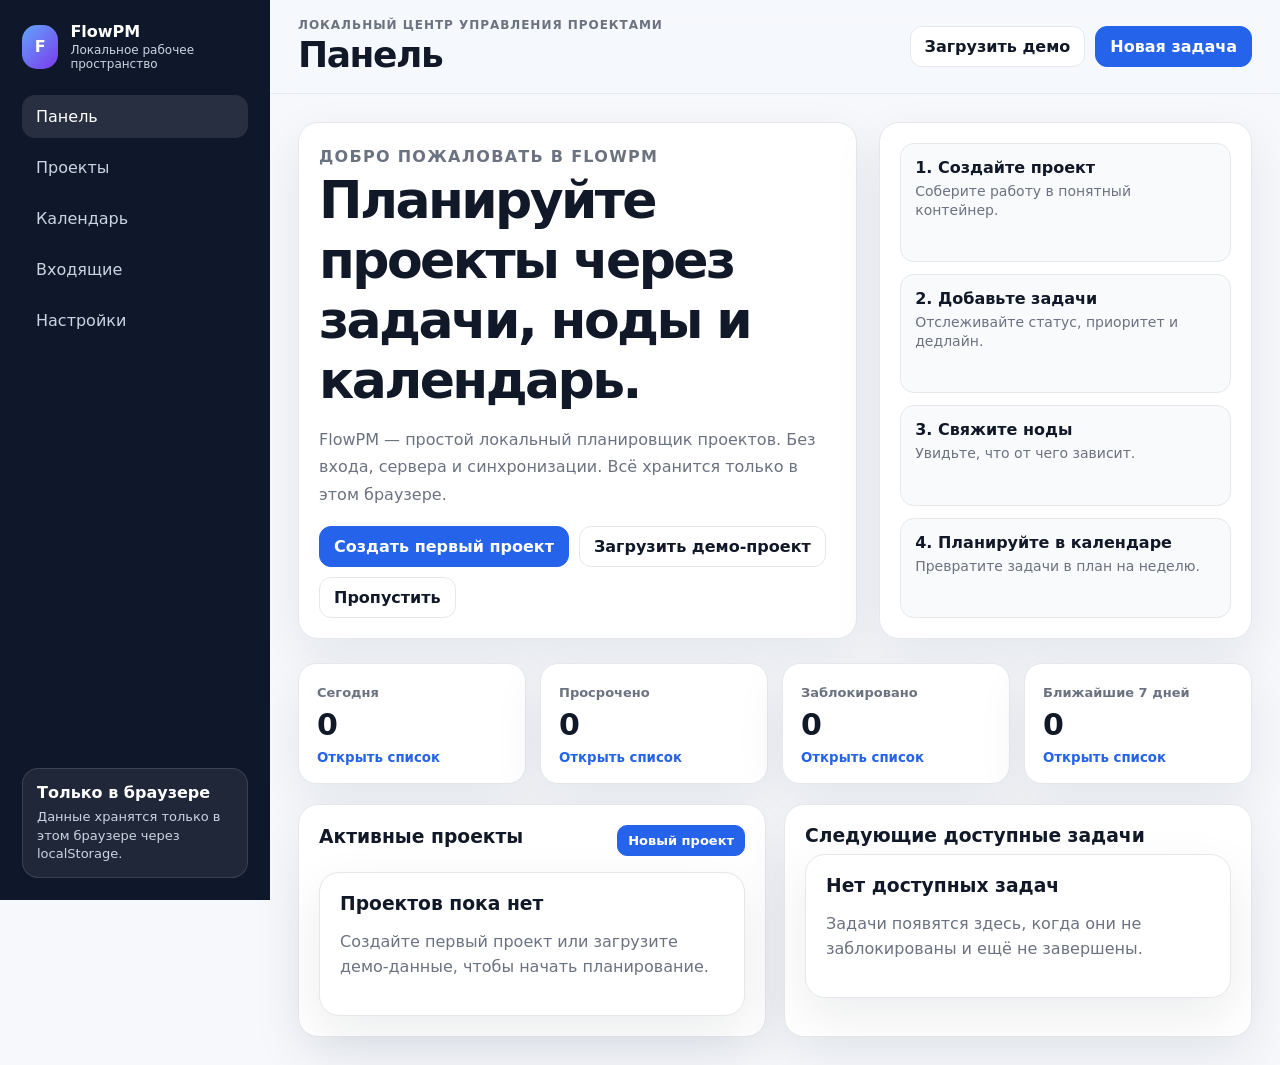
<file: index.html>
<!DOCTYPE html>
<html lang="ru">
<head>
  <meta charset="UTF-8" />
  <meta name="viewport" content="width=device-width, initial-scale=1.0" />
  <title>FlowPM — локальный планировщик проектов</title>
  <link rel="stylesheet" href="style.css" />
</head>
<body>
  <div class="app" id="app">
    <aside class="sidebar" id="sidebar">
      <div class="brand">
        <div class="brand-logo">F</div>
        <div>
          <strong>FlowPM</strong>
          <span id="workspaceLabel">Локальное рабочее пространство</span>
        </div>
      </div>

      <nav class="nav" aria-label="Основная навигация">
        <button class="nav-btn active" data-page="dashboard">Панель</button>
        <button class="nav-btn" data-page="projects">Проекты</button>
        <button class="nav-btn" data-page="calendar">Календарь</button>
        <button class="nav-btn" data-page="inbox">Входящие</button>
        <button class="nav-btn" data-page="settings">Настройки</button>
      </nav>

      <div class="local-note">
        <strong>Только в браузере</strong>
        <p>Данные хранятся только в этом браузере через localStorage.</p>
      </div>
    </aside>

    <main class="main">
      <header class="topbar">
        <button class="menu-btn" id="menuBtn" aria-label="Открыть меню">☰</button>
        <div>
          <p class="eyebrow" id="pageSubtitle">Локальный центр управления проектами</p>
          <h1 id="pageTitle">Панель</h1>
        </div>
        <div class="top-actions">
          <button class="btn secondary" id="demoBtn">Загрузить демо</button>
          <button class="btn primary" id="newTaskBtn">Новая задача</button>
        </div>
      </header>

      <section class="content" id="content">
        <div class="fallback-card">
          <h2>FlowPM загружается...</h2>
          <p>Если это сообщение не исчезает, проверьте, что <strong>script.js</strong> лежит в одной папке с <strong>index.html</strong>.</p>
        </div>
      </section>
    </main>
  </div>

  <div class="overlay hidden" id="overlay"></div>

  <section class="drawer hidden" id="taskDrawer" aria-label="Форма задачи">
    <div class="drawer-head">
      <div>
        <p class="eyebrow">Детали задачи</p>
        <h2 id="drawerTitle">Новая задача</h2>
      </div>
      <button class="icon-btn" id="closeDrawerBtn" type="button">×</button>
    </div>

    <form id="taskForm" class="form">
      <input type="hidden" id="taskId" />

      <label >Название
        <input id="taskTitle" type="text" required maxlength="120" placeholder="Например: подготовить бриф проекта" />
      </label>

      <label >Описание
        <textarea id="taskDescription" rows="3" maxlength="1500" placeholder="Добавьте контекст"></textarea>
      </label>

      <div class="grid-2">
        <label >Проект
          <select id="taskProject"></select>
        </label>
        <label >Статус
          <select id="taskStatus">
            <option value="Backlog">Бэклог</option>
            <option value="To Do">К выполнению</option>
            <option value="In Progress">В работе</option>
            <option value="Done">Готово</option>
          </select>
        </label>
      </div>

      <div class="grid-2">
        <label >Приоритет
          <select id="taskPriority">
            <option value="Low">Низкий</option>
            <option value="Medium" selected>Средний</option>
            <option value="High">Высокий</option>
            <option value="Critical">Критический</option>
          </select>
        </label>
        <label >Тип
          <select id="taskType">
            <option value="Task">Задача</option>
            <option value="Milestone">Веха</option>
            <option value="Risk">Риск</option>
          </select>
        </label>
      </div>

      <div class="grid-2">
        <label >Дата начала
          <input id="taskStartDate" type="date" />
        </label>
        <label >Дедлайн
          <input id="taskDueDate" type="date" />
        </label>
      </div>

      <label >Чек-лист
        <textarea id="taskChecklist" rows="3" maxlength="4000" placeholder="Один пункт на строку"></textarea>
      </label>

      <label >Заметки
        <textarea id="taskNotes" rows="3" maxlength="4000" placeholder="Личные заметки"></textarea>
      </label>

      <div id="dependencyInfo" class="dependency-info"></div>

      <div class="drawer-actions">
        <button class="btn danger" id="deleteTaskBtn" type="button">Удалить</button>
        <button class="btn primary" type="submit">Сохранить задачу</button>
      </div>
    </form>
  </section>



  <section class="modal hidden" id="aiPlannerModal" aria-label="AI-планировщик проекта">
    <div class="modal-content large">
      <div class="modal-head">
        <div>
          <p class="eyebrow">AI-планировщик</p>
          <h2>Создать задачи из вводной информации</h2>
        </div>
        <button class="icon-btn" id="closeAiPlannerBtn" type="button">×</button>
      </div>

      <div class="ai-note">
        <strong>Как это работает:</strong>
        <span>Опишите проект обычным текстом. FlowPM предложит задачи, даты и связи. Перед добавлением вы увидите предпросмотр.</span>
      </div>

      <label>Вводная информация по проекту
        <textarea id="aiProjectBrief" rows="7" maxlength="4000" placeholder="Например: Нужно запустить лендинг за 2 недели. Нужны структура, тексты, дизайн, верстка, тестирование и запуск..."></textarea>
      </label>

      <div class="grid-2">
        <label>Дедлайн проекта
          <input id="aiProjectDeadline" type="date" />
        </label>
        <label>Максимум задач
          <input id="aiMaxTasks" type="number" min="3" max="30" value="10" />
        </label>
      </div>

      <div class="toggle-list">
        <label class="checkline"><input id="aiShouldSchedule" type="checkbox" checked /> Расставить задачи в календарь</label>
        <label class="checkline"><input id="aiShouldCreateRelations" type="checkbox" checked /> Создать зависимости между задачами</label>
      </div>

      <div class="modal-actions">
        <button class="btn secondary" id="aiMockGenerateBtn" type="button">Тест без API</button>
        <button class="btn primary" id="aiGenerateBtn" type="button">Сгенерировать через AI</button>
      </div>

      <p class="muted-small">Для настоящего AI-запроса добавьте API key в настройках. Тестовый режим работает без интернета и создаёт демонстрационный план по вашей вводной.</p>
    </div>
  </section>

  <section class="modal hidden" id="aiPreviewModal" aria-label="Предпросмотр AI-плана">
    <div class="modal-content large">
      <div class="modal-head">
        <div>
          <p class="eyebrow">Предпросмотр</p>
          <h2>AI предложил план</h2>
        </div>
        <button class="icon-btn" id="closeAiPreviewBtn" type="button">×</button>
      </div>
      <div id="aiPreviewContent" class="ai-preview-content"></div>
      <div class="modal-actions">
        <button class="btn secondary" id="cancelAiPlanBtn" type="button">Отмена</button>
        <button class="btn primary" id="applyAiPlanBtn" type="button">Добавить в проект</button>
      </div>
    </div>
  </section>

  <div class="toast hidden" id="toast"></div>
  <input id="importFile" type="file" accept="application/json" hidden />

  <script src="script.js"></script>
</body>
</html>
</file>
<file: style.css>
:root {
  --bg: #f6f8fc;
  --panel: #ffffff;
  --panel-soft: #f9fafb;
  --text: #111827;
  --muted: #6b7280;
  --line: #e5e7eb;
  --blue: #2563eb;
  --blue-dark: #1d4ed8;
  --green: #16a34a;
  --orange: #f59e0b;
  --red: #dc2626;
  --purple: #7c3aed;
  --shadow: 0 18px 50px rgba(15, 23, 42, 0.08);
  --radius: 20px;
  --sidebar: 270px;
}

* { box-sizing: border-box; }
html, body { margin: 0; min-height: 100%; }
body {
  font-family: Inter, ui-sans-serif, system-ui, -apple-system, BlinkMacSystemFont, "Segoe UI", sans-serif;
  background: var(--bg);
  color: var(--text);
}
button, input, select, textarea { font: inherit; }
button { cursor: pointer; }

.app {
  min-height: 100vh;
  display: grid;
  grid-template-columns: var(--sidebar) minmax(0, 1fr);
}
.sidebar {
  position: sticky;
  top: 0;
  height: 100vh;
  background: #0f172a;
  color: #fff;
  padding: 22px;
  display: flex;
  flex-direction: column;
  gap: 24px;
  z-index: 30;
}
.brand { display: flex; align-items: center; gap: 12px; }
.brand-logo {
  width: 44px; height: 44px; border-radius: 15px;
  display: grid; place-items: center;
  background: linear-gradient(135deg, #60a5fa, #7c3aed);
  font-weight: 900;
}
.brand span { display: block; margin-top: 2px; color: #cbd5e1; font-size: 12px; }
.nav { display: grid; gap: 8px; }
.nav-btn {
  border: 0; border-radius: 13px; padding: 12px 14px;
  background: transparent; color: #cbd5e1; text-align: left;
}
.nav-btn:hover, .nav-btn.active { background: rgba(255,255,255,.1); color: #fff; }
.local-note {
  margin-top: auto; padding: 14px; border-radius: 16px;
  border: 1px solid rgba(255,255,255,.12);
  background: rgba(255,255,255,.07);
}
.local-note p { margin: 6px 0 0; color: #cbd5e1; font-size: 13px; line-height: 1.4; }

.main { min-width: 0; }
.topbar {
  position: sticky; top: 0; z-index: 20;
  min-height: 86px; padding: 18px 28px;
  display: flex; align-items: center; justify-content: space-between; gap: 16px;
  background: rgba(246,248,252,.9); backdrop-filter: blur(14px);
  border-bottom: 1px solid rgba(229,231,235,.85);
}
.topbar h1 { margin: 2px 0 0; font-size: clamp(24px, 4vw, 36px); letter-spacing: -.04em; }
.eyebrow { margin: 0; color: var(--muted); font-size: 12px; text-transform: uppercase; letter-spacing: .08em; font-weight: 800; }
.top-actions { display: flex; gap: 10px; align-items: center; }
.menu-btn { display: none; border: 0; background: #fff; border-radius: 12px; width: 42px; height: 42px; box-shadow: var(--shadow); }
.content { padding: 28px; }

.btn {
  border: 0; border-radius: 12px; padding: 10px 14px;
  display: inline-flex; align-items: center; justify-content: center; gap: 8px;
  font-weight: 800; background: #fff; color: var(--text);
  border: 1px solid var(--line);
}
.btn.primary { background: var(--blue); color: #fff; border-color: var(--blue); }
.btn.primary:hover { background: var(--blue-dark); }
.btn.secondary { background: #fff; }
.btn.danger { background: #fff; color: var(--red); border-color: #fecaca; }
.btn.small { padding: 7px 10px; font-size: 13px; border-radius: 10px; }
.icon-btn { width: 38px; height: 38px; border: 0; border-radius: 12px; background: #f3f4f6; font-size: 20px; }

.card, .fallback-card, .empty, .panel {
  background: var(--panel); border: 1px solid var(--line); border-radius: var(--radius); box-shadow: var(--shadow);
}
.card, .fallback-card, .empty, .panel { padding: 20px; }
.card h3, .panel h3 { margin: 0 0 8px; }
.card p, .empty p, .panel p { color: var(--muted); line-height: 1.55; }

.hero {
  display: grid; grid-template-columns: minmax(0, 1.2fr) minmax(300px, .8fr); gap: 22px; align-items: stretch;
  margin-bottom: 24px;
}
.hero h2 { margin: 0 0 10px; font-size: clamp(30px, 5vw, 52px); letter-spacing: -.05em; }
.hero p { color: var(--muted); line-height: 1.7; font-size: 16px; }
.hero-actions { display: flex; gap: 10px; flex-wrap: wrap; margin-top: 18px; }
.mini-guide { display: grid; gap: 12px; }
.guide-step { padding: 14px; background: var(--panel-soft); border-radius: 14px; border: 1px solid var(--line); }
.guide-step strong { display: block; margin-bottom: 4px; }
.guide-step span { color: var(--muted); font-size: 14px; }

.stats { display: grid; grid-template-columns: repeat(4, minmax(0, 1fr)); gap: 14px; margin-bottom: 20px; }
.stat { padding: 18px; background: #fff; border: 1px solid var(--line); border-radius: 18px; box-shadow: var(--shadow); }
.stat span { color: var(--muted); font-size: 13px; font-weight: 700; }
.stat strong { display: block; margin-top: 6px; font-size: 30px; letter-spacing: -.04em; }
.grid { display: grid; grid-template-columns: repeat(2, minmax(0, 1fr)); gap: 18px; }
.grid-3 { display: grid; grid-template-columns: repeat(3, minmax(0, 1fr)); gap: 16px; }

.toolbar { display: flex; gap: 10px; flex-wrap: wrap; justify-content: space-between; align-items: center; margin-bottom: 16px; }
.toolbar-left, .toolbar-right { display: flex; gap: 10px; flex-wrap: wrap; align-items: center; }
.input, input, select, textarea {
  width: 100%; border: 1px solid var(--line); border-radius: 12px; padding: 10px 12px; background: #fff; color: var(--text);
}
textarea { resize: vertical; }
label { display: grid; gap: 7px; color: #374151; font-size: 13px; font-weight: 800; }

.project-card { display: grid; gap: 14px; }
.project-card h3 { margin: 0; }
.progress { height: 9px; background: #eef2f7; border-radius: 999px; overflow: hidden; }
.progress > span { display: block; height: 100%; background: linear-gradient(90deg, var(--blue), var(--purple)); }
.meta-row { display: flex; gap: 8px; flex-wrap: wrap; align-items: center; color: var(--muted); font-size: 13px; }

.tabs { display: flex; gap: 8px; flex-wrap: wrap; margin: 14px 0 18px; }
.tab-btn { border: 1px solid var(--line); background: #fff; padding: 9px 12px; border-radius: 12px; font-weight: 800; }
.tab-btn.active { color: #fff; background: #111827; border-color: #111827; }

.badge { display: inline-flex; align-items: center; gap: 5px; padding: 5px 9px; border-radius: 999px; font-size: 12px; font-weight: 900; background: #f3f4f6; color: #374151; white-space: nowrap; }
.badge.Done { background: #dcfce7; color: #166534; }
.badge.InProgress { background: #dbeafe; color: #1e40af; }
.badge.Backlog, .badge.ToDo { background: #f3f4f6; color: #374151; }
.badge.High, .badge.Critical { background: #fee2e2; color: #991b1b; }
.badge.Medium { background: #fef3c7; color: #92400e; }
.badge.Low { background: #dcfce7; color: #166534; }
.badge.blocked { background: #ffedd5; color: #9a3412; }
.badge.overdue { background: #fee2e2; color: #991b1b; }
.badge.Task { background: #eff6ff; color: #1d4ed8; }
.badge.Milestone { background: #f3e8ff; color: #6b21a8; }
.badge.Risk { background: #fff7ed; color: #9a3412; }

.task-list { display: grid; gap: 10px; }
.task-row { display: grid; grid-template-columns: minmax(220px, 1fr) auto auto auto auto; gap: 10px; align-items: center; padding: 14px; border: 1px solid var(--line); border-radius: 16px; background: #fff; }
.task-title { font-weight: 900; }
.task-sub { color: var(--muted); font-size: 13px; margin-top: 4px; }
.task-actions { display: flex; gap: 6px; }

.kanban { display: grid; grid-template-columns: repeat(4, minmax(220px, 1fr)); gap: 14px; align-items: start; overflow-x: auto; padding-bottom: 8px; }
.kanban-col { background: #eef2f7; border: 1px solid var(--line); border-radius: 18px; padding: 12px; min-height: 270px; }
.kanban-col h3 { margin: 0 0 12px; font-size: 15px; }
.kanban-card { background: #fff; border: 1px solid var(--line); border-radius: 14px; padding: 12px; margin-bottom: 10px; box-shadow: 0 8px 20px rgba(15,23,42,.05); }
.kanban-card.dragging { opacity: .45; }

.node-view-shell { display: grid; gap: 12px; }
.node-toolbar { display: flex; align-items: center; justify-content: space-between; gap: 12px; padding: 12px 14px; border: 1px solid var(--line); border-radius: var(--radius); background: #fff; box-shadow: var(--shadow); }
.node-toolbar p { margin: 3px 0 0; }
.node-toolbar-actions { display: flex; gap: 8px; flex-wrap: wrap; justify-content: flex-end; }
.node-layout { display: grid; grid-template-columns: minmax(0, 1fr) 320px; gap: 16px; }
.node-layout.relation-collapsed { grid-template-columns: minmax(0, 1fr); }
.node-layout.relation-collapsed .relation-panel { display: none; }
.node-view-shell.map-fullscreen { position: fixed; inset: 14px; z-index: 75; padding: 14px; border-radius: 24px; background: #f8fafc; box-shadow: 0 24px 80px rgba(15,23,42,.32); overflow: auto; }
.node-view-shell.map-fullscreen .node-map { height: calc(100vh - 150px); min-height: 560px; }
.node-view-shell.map-fullscreen .relation-panel { max-height: calc(100vh - 150px); overflow-y: auto; }
.node-map { position: relative; height: 620px; overflow: auto; background: radial-gradient(circle, #dbe3ef 1px, transparent 1px); background-size: 24px 24px; border: 1px solid var(--line); border-radius: var(--radius); background-color: #fff; }
.node-map svg { position: absolute; inset: 0; width: 1400px; height: 900px; pointer-events: none; overflow: visible; }
.node { position: absolute; width: 220px; min-height: 116px; padding: 13px; background: #fff; border: 2px solid #dbeafe; border-radius: 17px; box-shadow: var(--shadow); user-select: none; touch-action: none; cursor: grab; overflow: visible; }
.node.node-dragging { cursor: grabbing; transform: scale(1.015); z-index: 5; box-shadow: 0 18px 42px rgba(15, 23, 42, 0.20); }
.node:hover { border-color: var(--blue); }
.node.blocked-node { border-color: #fdba74; background: #fff7ed; }
.node.done-node { border-color: #86efac; background: #f0fdf4; }
.node.risk-node { border-color: #fca5a5; }
.node.milestone-node { border-color: #c4b5fd; }
.node-title { font-weight: 900; margin-bottom: 8px; }
.node-meta { display: flex; gap: 6px; flex-wrap: wrap; }
.node-handle {
  position: absolute;
  top: 50%;
  width: 18px;
  height: 18px;
  transform: translateY(-50%);
  border: 3px solid #fff;
  border-radius: 999px;
  box-shadow: 0 6px 16px rgba(15, 23, 42, 0.22);
  z-index: 8;
  cursor: crosshair;
  padding: 0;
}
.node-handle-in { left: -10px; background: #64748b; }
.node-handle-out { right: -10px; background: var(--blue); }
.node-handle:hover, .node-handle.active-handle, .node-handle.handle-target { transform: translateY(-50%) scale(1.25); }
.node-handle.handle-target { background: var(--green); box-shadow: 0 0 0 5px rgba(22, 163, 74, .16); }
.node-map.connecting { cursor: crosshair; }
.node-link-path { stroke: var(--blue); stroke-width: 3; pointer-events: stroke; cursor: pointer; transition: stroke-width .12s ease, filter .12s ease; }
.node-link-path:hover, .node-link-path:focus { stroke-width: 5; filter: drop-shadow(0 4px 7px rgba(37,99,235,.22)); outline: none; }
.node-link-path.related { stroke: #94a3b8; stroke-dasharray: 7 6; }
.node-link-path.blocks { stroke: var(--blue); }
.node-link-path.depends_on { stroke: var(--purple); }
.temp-link { stroke: var(--blue); stroke-width: 3; stroke-dasharray: 8 7; pointer-events: none; }
.connection-hint { background: #eff6ff; border: 1px solid #bfdbfe; border-radius: 12px; padding: 10px 12px; }
.handle-legend { display: flex; gap: 12px; flex-wrap: wrap; margin-top: 12px; color: var(--muted); font-size: 13px; font-weight: 800; }
.handle-legend span { display: inline-flex; align-items: center; gap: 7px; }
.legend-dot { width: 12px; height: 12px; border-radius: 999px; display: inline-block; }
.output-dot { background: var(--blue); }
.input-dot { background: #64748b; }
.relation-panel { display: grid; gap: 12px; align-content: start; }
.relation-section summary { cursor: pointer; font-weight: 900; list-style: none; display: flex; align-items: center; justify-content: space-between; gap: 8px; }
.relation-section summary::-webkit-details-marker { display: none; }
.relation-section summary::after { content: "⌄"; color: var(--muted); font-size: 16px; transition: transform .15s ease; }
.relation-section[open] summary::after { transform: rotate(180deg); }
.relation-section > *:not(summary) { margin-top: 10px; }
.relation-item { padding: 10px; border: 1px solid var(--line); border-radius: 12px; background: #fff; display: flex; justify-content: space-between; gap: 8px; }

.calendar-wrap { display: grid; grid-template-columns: minmax(0, 1fr) 300px; gap: 16px; }
.calendar-head { display: flex; justify-content: space-between; gap: 10px; align-items: center; margin-bottom: 12px; }
.today-btn { border-color: #bae6fd !important; background: #eff6ff !important; color: #0369a1 !important; }
.calendar-head h3 { margin-bottom: 2px; }
.calendar-hint { margin: 0; color: var(--muted); font-size: 12px; font-weight: 700; }
.calendar-grid { display: grid; grid-template-columns: repeat(7, minmax(0, 1fr)); gap: 8px; }
.day-name { color: var(--muted); font-weight: 900; font-size: 12px; text-align: center; }
.day { min-height: 112px; border: 1px solid var(--line); border-radius: 14px; background: #fff; padding: 8px; transition: border-color .15s ease, background .15s ease, box-shadow .15s ease; }
.day.muted { opacity: .45; background: #f9fafb; }
.day.drag-over { border-color: #2563eb; background: #eff6ff; box-shadow: inset 0 0 0 2px rgba(37,99,235,.18); }
.day.today-day { border-color: #7dd3fc; box-shadow: inset 0 0 0 2px rgba(125, 211, 252, .95), 0 8px 20px rgba(14, 165, 233, .08); background: #f8fdff; }
.day.today-day .day-num { display: inline-flex; align-items: center; justify-content: center; min-width: 26px; height: 26px; padding: 0 7px; border-radius: 999px; background: #e0f2fe; color: #0369a1; }
.day.selected-day { border-color: #a78bfa; box-shadow: inset 0 0 0 2px rgba(167, 139, 250, .9), 0 8px 20px rgba(124, 58, 237, .08); background: #fbfaff; }
.day.selected-day .day-num { display: inline-flex; align-items: center; justify-content: center; min-width: 26px; height: 26px; padding: 0 7px; border-radius: 999px; background: #ede9fe; color: #6d28d9; }
.day.today-day.selected-day { border-color: #38bdf8; box-shadow: inset 0 0 0 2px rgba(56, 189, 248, .95), inset 0 0 0 5px rgba(167, 139, 250, .25), 0 8px 20px rgba(14, 165, 233, .08); background: linear-gradient(135deg, #f0f9ff 0%, #faf5ff 100%); }
.day.today-day.selected-day .day-num { background: linear-gradient(135deg, #e0f2fe, #ede9fe); color: #075985; }
.day-num { font-weight: 900; font-size: 13px; margin-bottom: 6px; }
.calendar-legend { display: flex; flex-wrap: wrap; gap: 8px 12px; margin-top: 8px; color: var(--muted); font-size: 12px; font-weight: 800; }
.calendar-legend span { display: inline-flex; align-items: center; gap: 6px; }
.status-dot { width: 9px; height: 9px; border-radius: 999px; display: inline-block; }
.dot-todo { background: var(--red); }
.dot-progress { background: var(--orange); }
.dot-done { background: var(--green); }
.dot-backlog { background: #94a3b8; }
.cal-task { display: block; width: 100%; text-align: left; border: 1px solid transparent; border-left: 4px solid #94a3b8; border-radius: 9px; padding: 6px 7px; margin-bottom: 5px; background: #f1f5f9; color: #475569; font-size: 12px; font-weight: 800; cursor: grab; transition: transform .12s ease, box-shadow .12s ease, background .12s ease; }
.cal-task:hover { transform: translateY(-1px); box-shadow: 0 6px 14px rgba(15, 23, 42, .08); }
.cal-task:active, .calendar-draggable:active { cursor: grabbing; }
.cal-task.dragging, .calendar-draggable.dragging { opacity: .45; }
.cal-task.cal-status-todo, .unscheduled-task.cal-status-todo { background: #fee2e2; color: #991b1b; border-color: #fecaca; border-left-color: var(--red); }
.cal-task.cal-status-progress, .unscheduled-task.cal-status-progress { background: #fef3c7; color: #92400e; border-color: #fde68a; border-left-color: var(--orange); }
.cal-task.cal-status-done, .unscheduled-task.cal-status-done { background: #dcfce7; color: #166534; border-color: #bbf7d0; border-left-color: var(--green); }
.cal-task.cal-status-backlog, .unscheduled-task.cal-status-backlog { background: #f1f5f9; color: #475569; border-color: #e2e8f0; border-left-color: #94a3b8; }
.cal-task.completed { text-decoration: none; opacity: .86; }
.unscheduled { display: grid; gap: 8px; }
.unscheduled .calendar-draggable { cursor: grab; }
.unscheduled button { text-align: left; justify-content: flex-start; }
.unscheduled-task { border-left-width: 4px; border-left-style: solid; }

.drawer { position: fixed; top: 0; right: 0; height: 100vh; width: min(470px, 100vw); background: #fff; z-index: 60; box-shadow: -20px 0 60px rgba(15,23,42,.16); padding: 22px; overflow-y: auto; }
.drawer-head { display: flex; justify-content: space-between; align-items: flex-start; gap: 12px; margin-bottom: 18px; }
.drawer-head h2 { margin: 2px 0 0; }
.form { display: grid; gap: 14px; }
.grid-2 { display: grid; grid-template-columns: repeat(2, minmax(0, 1fr)); gap: 12px; }
.drawer-actions { display: flex; justify-content: space-between; gap: 10px; margin-top: 8px; }
.overlay { position: fixed; inset: 0; background: rgba(15,23,42,.35); z-index: 50; }
.hidden { display: none !important; }
.dependency-info { color: var(--muted); font-size: 13px; line-height: 1.5; }
.toast { position: fixed; left: 50%; bottom: 24px; transform: translateX(-50%); z-index: 80; background: #111827; color: #fff; padding: 11px 16px; border-radius: 999px; box-shadow: var(--shadow); }

@media (max-width: 1050px) {
  .stats { grid-template-columns: repeat(2, minmax(0, 1fr)); }
  .grid, .hero, .node-layout, .calendar-wrap { grid-template-columns: 1fr; }
  .node-toolbar { align-items: flex-start; flex-direction: column; }
  .node-toolbar-actions { width: 100%; justify-content: flex-start; }
  .kanban { grid-template-columns: repeat(4, 260px); }
}
@media (max-width: 760px) {
  .app { grid-template-columns: 1fr; }
  .sidebar { position: fixed; left: -290px; transition: .2s ease; width: 270px; }
  .sidebar.open { left: 0; }
  .menu-btn { display: inline-grid; place-items: center; }
  .topbar { padding: 14px 16px; align-items: flex-start; }
  .top-actions { flex-wrap: wrap; justify-content: flex-end; }
  .content { padding: 16px; }
  .stats, .grid-3 { grid-template-columns: 1fr; }
  .task-row { grid-template-columns: 1fr; }
  .calendar-grid { gap: 5px; }
  .day { min-height: 88px; padding: 6px; }
  .grid-2 { grid-template-columns: 1fr; }
}

/* Dashboard quick navigation to project task lists */
.stat-click {
  text-align: left;
  cursor: pointer;
  transition: transform .15s ease, box-shadow .15s ease, border-color .15s ease;
  font: inherit;
  color: inherit;
}
.stat-click:hover {
  transform: translateY(-2px);
  border-color: rgba(37, 99, 235, .35);
  box-shadow: 0 16px 34px rgba(15, 23, 42, .12);
}
.stat-click small {
  display: block;
  margin-top: 8px;
  color: var(--blue);
  font-weight: 900;
}
.badge-action {
  border: 0;
  cursor: pointer;
  transition: transform .12s ease, box-shadow .12s ease, opacity .12s ease;
}
.badge-action:hover {
  transform: translateY(-1px);
  box-shadow: 0 8px 18px rgba(15, 23, 42, .10);
  opacity: .92;
}
.badge-action.todo-filter { background: #fee2e2; color: #991b1b; }
.badge-action.progress-filter { background: #fef3c7; color: #92400e; }
.badge-action.done-filter { background: #dcfce7; color: #166534; }
.filter-panel { margin-bottom: 20px; border-color: rgba(37, 99, 235, .24); }
.task-row-filter { grid-template-columns: minmax(220px, 1fr) auto auto; }
.active-filter,
.filter-note {
  display: flex;
  justify-content: space-between;
  align-items: center;
  gap: 12px;
  margin: 14px 0 10px;
  padding: 12px 14px;
  border: 1px solid rgba(37, 99, 235, .22);
  border-radius: 16px;
  background: #eff6ff;
  color: #1e3a8a;
  flex-wrap: wrap;
}
.filter-note span { color: #1d4ed8; font-weight: 800; }
@media (max-width: 760px) {
  .task-row-filter { grid-template-columns: 1fr; }
}


/* AI planner test version */
.muted-small { color: var(--muted); font-size: 12px; line-height: 1.5; margin: 10px 0 0; }
.modal {
  position: fixed;
  inset: 0;
  z-index: 90;
  display: grid;
  place-items: center;
  padding: 18px;
  background: rgba(15, 23, 42, .48);
}
.modal-content {
  width: min(620px, 100%);
  max-height: min(86vh, 820px);
  overflow-y: auto;
  background: #fff;
  border: 1px solid var(--line);
  border-radius: 24px;
  box-shadow: 0 30px 90px rgba(15, 23, 42, .26);
  padding: 22px;
  display: grid;
  gap: 14px;
}
.modal-content.large { width: min(860px, 100%); }
.modal-head { display: flex; justify-content: space-between; align-items: flex-start; gap: 12px; }
.modal-head h2 { margin: 2px 0 0; letter-spacing: -.03em; }
.modal-actions { display: flex; justify-content: flex-end; gap: 10px; flex-wrap: wrap; margin-top: 4px; }
.ai-note {
  display: grid;
  gap: 3px;
  padding: 12px 14px;
  border: 1px solid #bfdbfe;
  border-radius: 14px;
  background: #eff6ff;
  color: #1e40af;
}
.ai-note span { color: #1e3a8a; font-size: 13px; line-height: 1.45; }
.toggle-list { display: grid; gap: 8px; padding: 10px 0; }
.checkline { display: flex; grid-template-columns: none; flex-direction: row; align-items: center; gap: 9px; font-size: 14px; }
.checkline input { width: auto; }
.ai-preview-content { display: grid; gap: 14px; }
.ai-preview-summary {
  padding: 14px;
  border-radius: 16px;
  border: 1px solid var(--line);
  background: var(--panel-soft);
}
.ai-preview-grid { display: grid; gap: 10px; }
.ai-preview-task {
  display: grid;
  grid-template-columns: minmax(220px, 1fr) auto auto auto;
  gap: 10px;
  align-items: start;
  padding: 13px;
  border: 1px solid var(--line);
  border-radius: 16px;
  background: #fff;
}
.ai-preview-task p { margin: 5px 0 0; color: var(--muted); line-height: 1.4; }
.ai-relations-list { display: grid; gap: 7px; }
.ai-relation-row { padding: 10px 12px; border-radius: 12px; background: #f8fafc; border: 1px solid var(--line); font-size: 13px; color: #475569; }
.ai-pill { display: inline-flex; align-items: center; padding: 5px 8px; border-radius: 999px; font-size: 12px; font-weight: 900; background: #f3f4f6; color: #374151; }
.ai-card-actions { display: flex; gap: 8px; justify-content: flex-end; }
.ai-key-status { margin-top: 8px; color: var(--muted); font-size: 13px; }
@media (max-width: 760px) {
  .modal { padding: 0; place-items: stretch; }
  .modal-content, .modal-content.large { width: 100%; height: 100vh; max-height: none; border-radius: 0; }
  .ai-preview-task { grid-template-columns: 1fr; }
}

/* Security/robustness: keep unusual or very long user text from breaking the UI */
.task-title,
.task-sub,
.card,
.panel,
.empty,
.ai-preview-task,
.ai-relation-row,
.relation-item,
.node,
.calendar-item,
.unscheduled-item,
.kanban-card,
input,
textarea,
select {
  overflow-wrap: anywhere;
  word-break: break-word;
}

.task-sub,
.card p,
.ai-preview-task p {
  white-space: pre-wrap;
}

.task-title,
.node-title {
  max-width: 100%;
}

textarea {
  resize: vertical;
  max-height: 280px;
}

.calendar-item,
.kanban-card,
.unscheduled-item {
  min-width: 0;
}

.selected-date-chip {
  border: 1px solid #bae6fd;
  background: #f0f9ff;
  color: #075985;
  border-radius: 999px;
  padding: 8px 12px;
  font-weight: 900;
  font-size: 12px;
  cursor: pointer;
  white-space: nowrap;
}
.selected-date-chip:hover { background: #e0f2fe; border-color: #7dd3fc; }
.soft-divider {
  border: none;
  border-top: 1px solid var(--line);
  margin: 14px 0;
}
@media (max-width: 860px) {
  .calendar-head { flex-wrap: wrap; justify-content: flex-start; }
  .selected-date-chip { width: 100%; text-align: center; }
}

.selected-date-summary { display: grid; gap: 8px; margin: 10px 0 12px; }
.selected-date-task { width: 100%; text-align: left; border: 1px solid var(--line); border-left: 4px solid #94a3b8; border-radius: 12px; background: #fff; padding: 9px 10px; cursor: pointer; display: grid; gap: 4px; transition: transform .12s ease, box-shadow .12s ease, border-color .12s ease; }
.selected-date-task:hover { transform: translateY(-1px); box-shadow: var(--shadow); border-color: #cbd5e1; }
.selected-date-task-title { font-weight: 900; color: var(--text); overflow-wrap: anywhere; word-break: break-word; }
.selected-date-task-meta { font-size: 12px; font-weight: 800; color: var(--muted); overflow-wrap: anywhere; }
</file>
<file: archive/prototype-stage-1/style.css>
:root {
  --bg: #f6f8fc;
  --panel: #ffffff;
  --panel-soft: #f9fafb;
  --text: #111827;
  --muted: #6b7280;
  --line: #e5e7eb;
  --blue: #2563eb;
  --blue-dark: #1d4ed8;
  --green: #16a34a;
  --orange: #f59e0b;
  --red: #dc2626;
  --purple: #7c3aed;
  --shadow: 0 18px 50px rgba(15, 23, 42, 0.08);
  --radius: 20px;
  --sidebar: 270px;
}

* { box-sizing: border-box; }
html, body { margin: 0; min-height: 100%; }
body {
  font-family: Inter, ui-sans-serif, system-ui, -apple-system, BlinkMacSystemFont, "Segoe UI", sans-serif;
  background: var(--bg);
  color: var(--text);
}
button, input, select, textarea { font: inherit; }
button { cursor: pointer; }

.app {
  min-height: 100vh;
  display: grid;
  grid-template-columns: var(--sidebar) minmax(0, 1fr);
}
.sidebar {
  position: sticky;
  top: 0;
  height: 100vh;
  background: #0f172a;
  color: #fff;
  padding: 22px;
  display: flex;
  flex-direction: column;
  gap: 24px;
  z-index: 30;
}
.brand { display: flex; align-items: center; gap: 12px; }
.brand-logo {
  width: 44px; height: 44px; border-radius: 15px;
  display: grid; place-items: center;
  background: linear-gradient(135deg, #60a5fa, #7c3aed);
  font-weight: 900;
}
.brand span { display: block; margin-top: 2px; color: #cbd5e1; font-size: 12px; }
.nav { display: grid; gap: 8px; }
.nav-btn {
  border: 0; border-radius: 13px; padding: 12px 14px;
  background: transparent; color: #cbd5e1; text-align: left;
}
.nav-btn:hover, .nav-btn.active { background: rgba(255,255,255,.1); color: #fff; }
.local-note {
  margin-top: auto; padding: 14px; border-radius: 16px;
  border: 1px solid rgba(255,255,255,.12);
  background: rgba(255,255,255,.07);
}
.local-note p { margin: 6px 0 0; color: #cbd5e1; font-size: 13px; line-height: 1.4; }

.main { min-width: 0; }
.topbar {
  position: sticky; top: 0; z-index: 20;
  min-height: 86px; padding: 18px 28px;
  display: flex; align-items: center; justify-content: space-between; gap: 16px;
  background: rgba(246,248,252,.9); backdrop-filter: blur(14px);
  border-bottom: 1px solid rgba(229,231,235,.85);
}
.topbar h1 { margin: 2px 0 0; font-size: clamp(24px, 4vw, 36px); letter-spacing: -.04em; }
.eyebrow { margin: 0; color: var(--muted); font-size: 12px; text-transform: uppercase; letter-spacing: .08em; font-weight: 800; }
.top-actions { display: flex; gap: 10px; align-items: center; }
.menu-btn { display: none; border: 0; background: #fff; border-radius: 12px; width: 42px; height: 42px; box-shadow: var(--shadow); }
.content { padding: 28px; }

.btn {
  border: 0; border-radius: 12px; padding: 10px 14px;
  display: inline-flex; align-items: center; justify-content: center; gap: 8px;
  font-weight: 800; background: #fff; color: var(--text);
  border: 1px solid var(--line);
}
.btn.primary { background: var(--blue); color: #fff; border-color: var(--blue); }
.btn.primary:hover { background: var(--blue-dark); }
.btn.secondary { background: #fff; }
.btn.danger { background: #fff; color: var(--red); border-color: #fecaca; }
.btn.small { padding: 7px 10px; font-size: 13px; border-radius: 10px; }
.icon-btn { width: 38px; height: 38px; border: 0; border-radius: 12px; background: #f3f4f6; font-size: 20px; }

.card, .fallback-card, .empty, .panel {
  background: var(--panel); border: 1px solid var(--line); border-radius: var(--radius); box-shadow: var(--shadow);
}
.card, .fallback-card, .empty, .panel { padding: 20px; }
.card h3, .panel h3 { margin: 0 0 8px; }
.card p, .empty p, .panel p { color: var(--muted); line-height: 1.55; }

.hero {
  display: grid; grid-template-columns: minmax(0, 1.2fr) minmax(300px, .8fr); gap: 22px; align-items: stretch;
  margin-bottom: 24px;
}
.hero h2 { margin: 0 0 10px; font-size: clamp(30px, 5vw, 52px); letter-spacing: -.05em; }
.hero p { color: var(--muted); line-height: 1.7; font-size: 16px; }
.hero-actions { display: flex; gap: 10px; flex-wrap: wrap; margin-top: 18px; }
.mini-guide { display: grid; gap: 12px; }
.guide-step { padding: 14px; background: var(--panel-soft); border-radius: 14px; border: 1px solid var(--line); }
.guide-step strong { display: block; margin-bottom: 4px; }
.guide-step span { color: var(--muted); font-size: 14px; }

.stats { display: grid; grid-template-columns: repeat(4, minmax(0, 1fr)); gap: 14px; margin-bottom: 20px; }
.stat { padding: 18px; background: #fff; border: 1px solid var(--line); border-radius: 18px; box-shadow: var(--shadow); }
.stat span { color: var(--muted); font-size: 13px; font-weight: 700; }
.stat strong { display: block; margin-top: 6px; font-size: 30px; letter-spacing: -.04em; }
.grid { display: grid; grid-template-columns: repeat(2, minmax(0, 1fr)); gap: 18px; }
.grid-3 { display: grid; grid-template-columns: repeat(3, minmax(0, 1fr)); gap: 16px; }

.toolbar { display: flex; gap: 10px; flex-wrap: wrap; justify-content: space-between; align-items: center; margin-bottom: 16px; }
.toolbar-left, .toolbar-right { display: flex; gap: 10px; flex-wrap: wrap; align-items: center; }
.input, input, select, textarea {
  width: 100%; border: 1px solid var(--line); border-radius: 12px; padding: 10px 12px; background: #fff; color: var(--text);
}
textarea { resize: vertical; }
label { display: grid; gap: 7px; color: #374151; font-size: 13px; font-weight: 800; }

.project-card { display: grid; gap: 14px; }
.project-card h3 { margin: 0; }
.progress { height: 9px; background: #eef2f7; border-radius: 999px; overflow: hidden; }
.progress > span { display: block; height: 100%; background: linear-gradient(90deg, var(--blue), var(--purple)); }
.meta-row { display: flex; gap: 8px; flex-wrap: wrap; align-items: center; color: var(--muted); font-size: 13px; }

.tabs { display: flex; gap: 8px; flex-wrap: wrap; margin: 14px 0 18px; }
.tab-btn { border: 1px solid var(--line); background: #fff; padding: 9px 12px; border-radius: 12px; font-weight: 800; }
.tab-btn.active { color: #fff; background: #111827; border-color: #111827; }

.badge { display: inline-flex; align-items: center; gap: 5px; padding: 5px 9px; border-radius: 999px; font-size: 12px; font-weight: 900; background: #f3f4f6; color: #374151; white-space: nowrap; }
.badge.Done { background: #dcfce7; color: #166534; }
.badge.InProgress { background: #dbeafe; color: #1e40af; }
.badge.Backlog, .badge.ToDo { background: #f3f4f6; color: #374151; }
.badge.High, .badge.Critical { background: #fee2e2; color: #991b1b; }
.badge.Medium { background: #fef3c7; color: #92400e; }
.badge.Low { background: #dcfce7; color: #166534; }
.badge.blocked { background: #ffedd5; color: #9a3412; }
.badge.overdue { background: #fee2e2; color: #991b1b; }
.badge.Task { background: #eff6ff; color: #1d4ed8; }
.badge.Milestone { background: #f3e8ff; color: #6b21a8; }
.badge.Risk { background: #fff7ed; color: #9a3412; }

.task-list { display: grid; gap: 10px; }
.task-row { display: grid; grid-template-columns: minmax(220px, 1fr) auto auto auto auto; gap: 10px; align-items: center; padding: 14px; border: 1px solid var(--line); border-radius: 16px; background: #fff; }
.task-title { font-weight: 900; }
.task-sub { color: var(--muted); font-size: 13px; margin-top: 4px; }
.task-actions { display: flex; gap: 6px; }

.kanban { display: grid; grid-template-columns: repeat(4, minmax(220px, 1fr)); gap: 14px; align-items: start; overflow-x: auto; padding-bottom: 8px; }
.kanban-col { background: #eef2f7; border: 1px solid var(--line); border-radius: 18px; padding: 12px; min-height: 270px; }
.kanban-col h3 { margin: 0 0 12px; font-size: 15px; }
.kanban-card { background: #fff; border: 1px solid var(--line); border-radius: 14px; padding: 12px; margin-bottom: 10px; box-shadow: 0 8px 20px rgba(15,23,42,.05); }
.kanban-card.dragging { opacity: .45; }

.node-layout { display: grid; grid-template-columns: minmax(0, 1fr) 320px; gap: 16px; }
.node-map { position: relative; height: 620px; overflow: auto; background: radial-gradient(circle, #dbe3ef 1px, transparent 1px); background-size: 24px 24px; border: 1px solid var(--line); border-radius: var(--radius); background-color: #fff; }
.node-map svg { position: absolute; inset: 0; width: 1400px; height: 900px; pointer-events: none; overflow: visible; }
.node { position: absolute; width: 220px; min-height: 116px; padding: 13px; background: #fff; border: 2px solid #dbeafe; border-radius: 17px; box-shadow: var(--shadow); user-select: none; touch-action: none; cursor: grab; overflow: visible; }
.node.node-dragging { cursor: grabbing; transform: scale(1.015); z-index: 5; box-shadow: 0 18px 42px rgba(15, 23, 42, 0.20); }
.node:hover { border-color: var(--blue); }
.node.blocked-node { border-color: #fdba74; background: #fff7ed; }
.node.done-node { border-color: #86efac; background: #f0fdf4; }
.node.risk-node { border-color: #fca5a5; }
.node.milestone-node { border-color: #c4b5fd; }
.node-title { font-weight: 900; margin-bottom: 8px; }
.node-meta { display: flex; gap: 6px; flex-wrap: wrap; }
.node-handle {
  position: absolute;
  top: 50%;
  width: 18px;
  height: 18px;
  transform: translateY(-50%);
  border: 3px solid #fff;
  border-radius: 999px;
  box-shadow: 0 6px 16px rgba(15, 23, 42, 0.22);
  z-index: 8;
  cursor: crosshair;
  padding: 0;
}
.node-handle-in { left: -10px; background: #64748b; }
.node-handle-out { right: -10px; background: var(--blue); }
.node-handle:hover, .node-handle.active-handle, .node-handle.handle-target { transform: translateY(-50%) scale(1.25); }
.node-handle.handle-target { background: var(--green); box-shadow: 0 0 0 5px rgba(22, 163, 74, .16); }
.node-map.connecting { cursor: crosshair; }
.node-link-path { stroke: var(--blue); stroke-width: 3; pointer-events: none; }
.node-link-path.related { stroke: #94a3b8; stroke-dasharray: 7 6; }
.node-link-path.blocks { stroke: var(--blue); }
.node-link-path.depends_on { stroke: var(--purple); }
.temp-link { stroke: var(--blue); stroke-width: 3; stroke-dasharray: 8 7; pointer-events: none; }
.connection-hint { background: #eff6ff; border: 1px solid #bfdbfe; border-radius: 12px; padding: 10px 12px; }
.handle-legend { display: flex; gap: 12px; flex-wrap: wrap; margin-top: 12px; color: var(--muted); font-size: 13px; font-weight: 800; }
.handle-legend span { display: inline-flex; align-items: center; gap: 7px; }
.legend-dot { width: 12px; height: 12px; border-radius: 999px; display: inline-block; }
.output-dot { background: var(--blue); }
.input-dot { background: #64748b; }
.relation-panel { display: grid; gap: 12px; }
.relation-item { padding: 10px; border: 1px solid var(--line); border-radius: 12px; background: #fff; display: flex; justify-content: space-between; gap: 8px; }

.calendar-wrap { display: grid; grid-template-columns: minmax(0, 1fr) 300px; gap: 16px; }
.calendar-head { display: flex; justify-content: space-between; gap: 10px; align-items: center; margin-bottom: 12px; }
.calendar-head h3 { margin-bottom: 2px; }
.calendar-hint { margin: 0; color: var(--muted); font-size: 12px; font-weight: 700; }
.calendar-grid { display: grid; grid-template-columns: repeat(7, minmax(0, 1fr)); gap: 8px; }
.day-name { color: var(--muted); font-weight: 900; font-size: 12px; text-align: center; }
.day { min-height: 112px; border: 1px solid var(--line); border-radius: 14px; background: #fff; padding: 8px; transition: border-color .15s ease, background .15s ease, box-shadow .15s ease; }
.day.muted { opacity: .45; background: #f9fafb; }
.day.drag-over { border-color: #2563eb; background: #eff6ff; box-shadow: inset 0 0 0 2px rgba(37,99,235,.18); }
.day-num { font-weight: 900; font-size: 13px; margin-bottom: 6px; }
.calendar-legend { display: flex; flex-wrap: wrap; gap: 8px 12px; margin-top: 8px; color: var(--muted); font-size: 12px; font-weight: 800; }
.calendar-legend span { display: inline-flex; align-items: center; gap: 6px; }
.status-dot { width: 9px; height: 9px; border-radius: 999px; display: inline-block; }
.dot-todo { background: var(--red); }
.dot-progress { background: var(--orange); }
.dot-done { background: var(--green); }
.cal-task { display: block; width: 100%; text-align: left; border: 1px solid transparent; border-left: 4px solid #94a3b8; border-radius: 9px; padding: 6px 7px; margin-bottom: 5px; background: #f1f5f9; color: #475569; font-size: 12px; font-weight: 800; cursor: grab; transition: transform .12s ease, box-shadow .12s ease, background .12s ease; }
.cal-task:hover { transform: translateY(-1px); box-shadow: 0 6px 14px rgba(15, 23, 42, .08); }
.cal-task:active, .calendar-draggable:active { cursor: grabbing; }
.cal-task.dragging, .calendar-draggable.dragging { opacity: .45; }
.cal-task.cal-status-todo, .unscheduled-task.cal-status-todo { background: #fee2e2; color: #991b1b; border-color: #fecaca; border-left-color: var(--red); }
.cal-task.cal-status-progress, .unscheduled-task.cal-status-progress { background: #fef3c7; color: #92400e; border-color: #fde68a; border-left-color: var(--orange); }
.cal-task.cal-status-done, .unscheduled-task.cal-status-done { background: #dcfce7; color: #166534; border-color: #bbf7d0; border-left-color: var(--green); }
.cal-task.cal-status-backlog, .unscheduled-task.cal-status-backlog { background: #f1f5f9; color: #475569; border-color: #e2e8f0; border-left-color: #94a3b8; }
.cal-task.completed { text-decoration: line-through; opacity: .86; }
.unscheduled { display: grid; gap: 8px; }
.unscheduled .calendar-draggable { cursor: grab; }
.unscheduled button { text-align: left; justify-content: flex-start; }
.unscheduled-task { border-left-width: 4px; border-left-style: solid; }

.drawer { position: fixed; top: 0; right: 0; height: 100vh; width: min(470px, 100vw); background: #fff; z-index: 60; box-shadow: -20px 0 60px rgba(15,23,42,.16); padding: 22px; overflow-y: auto; }
.drawer-head { display: flex; justify-content: space-between; align-items: flex-start; gap: 12px; margin-bottom: 18px; }
.drawer-head h2 { margin: 2px 0 0; }
.form { display: grid; gap: 14px; }
.grid-2 { display: grid; grid-template-columns: repeat(2, minmax(0, 1fr)); gap: 12px; }
.drawer-actions { display: flex; justify-content: space-between; gap: 10px; margin-top: 8px; }
.overlay { position: fixed; inset: 0; background: rgba(15,23,42,.35); z-index: 50; }
.hidden { display: none !important; }
.dependency-info { color: var(--muted); font-size: 13px; line-height: 1.5; }
.toast { position: fixed; left: 50%; bottom: 24px; transform: translateX(-50%); z-index: 80; background: #111827; color: #fff; padding: 11px 16px; border-radius: 999px; box-shadow: var(--shadow); }

@media (max-width: 1050px) {
  .stats { grid-template-columns: repeat(2, minmax(0, 1fr)); }
  .grid, .hero, .node-layout, .calendar-wrap { grid-template-columns: 1fr; }
  .kanban { grid-template-columns: repeat(4, 260px); }
}
@media (max-width: 760px) {
  .app { grid-template-columns: 1fr; }
  .sidebar { position: fixed; left: -290px; transition: .2s ease; width: 270px; }
  .sidebar.open { left: 0; }
  .menu-btn { display: inline-grid; place-items: center; }
  .topbar { padding: 14px 16px; align-items: flex-start; }
  .top-actions { flex-wrap: wrap; justify-content: flex-end; }
  .content { padding: 16px; }
  .stats, .grid-3 { grid-template-columns: 1fr; }
  .task-row { grid-template-columns: 1fr; }
  .calendar-grid { gap: 5px; }
  .day { min-height: 88px; padding: 6px; }
  .grid-2 { grid-template-columns: 1fr; }
}

/* Dashboard quick navigation to project task lists */
.stat-click {
  text-align: left;
  cursor: pointer;
  transition: transform .15s ease, box-shadow .15s ease, border-color .15s ease;
  font: inherit;
  color: inherit;
}
.stat-click:hover {
  transform: translateY(-2px);
  border-color: rgba(37, 99, 235, .35);
  box-shadow: 0 16px 34px rgba(15, 23, 42, .12);
}
.stat-click small {
  display: block;
  margin-top: 8px;
  color: var(--blue);
  font-weight: 900;
}
.badge-action {
  border: 0;
  cursor: pointer;
  transition: transform .12s ease, box-shadow .12s ease, opacity .12s ease;
}
.badge-action:hover {
  transform: translateY(-1px);
  box-shadow: 0 8px 18px rgba(15, 23, 42, .10);
  opacity: .92;
}
.badge-action.todo-filter { background: #fee2e2; color: #991b1b; }
.badge-action.progress-filter { background: #fef3c7; color: #92400e; }
.badge-action.done-filter { background: #dcfce7; color: #166534; }
.filter-panel { margin-bottom: 20px; border-color: rgba(37, 99, 235, .24); }
.task-row-filter { grid-template-columns: minmax(220px, 1fr) auto auto; }
.active-filter,
.filter-note {
  display: flex;
  justify-content: space-between;
  align-items: center;
  gap: 12px;
  margin: 14px 0 10px;
  padding: 12px 14px;
  border: 1px solid rgba(37, 99, 235, .22);
  border-radius: 16px;
  background: #eff6ff;
  color: #1e3a8a;
  flex-wrap: wrap;
}
.filter-note span { color: #1d4ed8; font-weight: 800; }
@media (max-width: 760px) {
  .task-row-filter { grid-template-columns: 1fr; }
}
</file>
